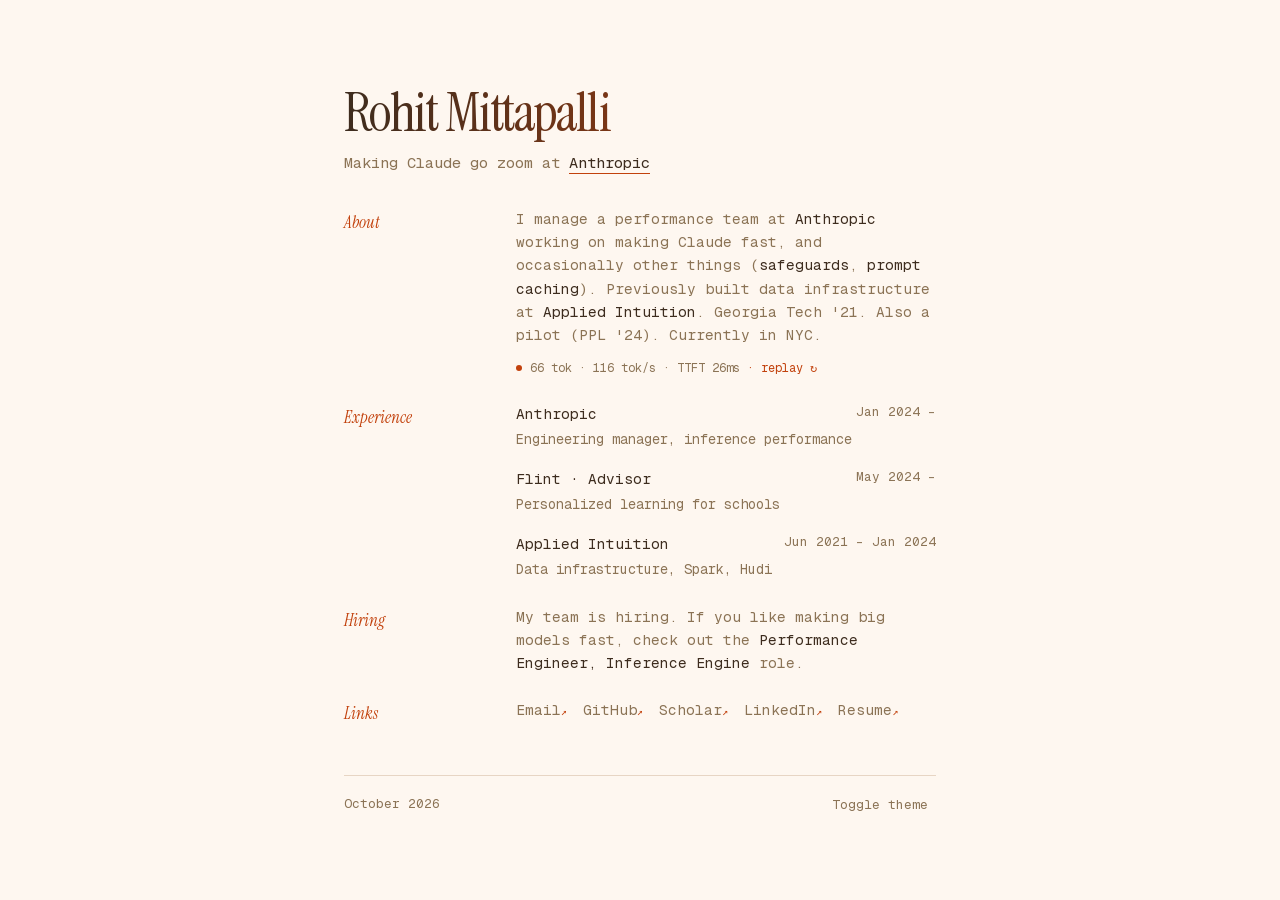
<file: index.html>
<!DOCTYPE html>
<html lang="en">
<head>
    <meta charset="UTF-8">
    <meta name="viewport" content="width=device-width, initial-scale=1.0">
    <title>Rohit Mittapalli</title>
    <meta name="description" content="Rohit Mittapalli manages a performance team at Anthropic, working on making Claude fast. Previously data infrastructure at Applied Intuition. Georgia Tech '21.">
    <meta name="author" content="Rohit Mittapalli">
    <meta name="theme-color" content="#fef7f0" media="(prefers-color-scheme: light)">
    <meta name="theme-color" content="#1a1410" media="(prefers-color-scheme: dark)">
    <link rel="icon" href="favicon.ico">
    <link rel="canonical" href="https://rohitmittapalli.com/">

    <meta property="og:type" content="website">
    <meta property="og:title" content="Rohit Mittapalli">
    <meta property="og:description" content="Managing a performance team at Anthropic, working on making Claude fast.">
    <meta property="og:url" content="https://rohitmittapalli.com/">
    <meta property="og:image" content="https://rohitmittapalli.com/rohit.jpeg">
    <meta name="twitter:card" content="summary">
    <meta name="twitter:title" content="Rohit Mittapalli">
    <meta name="twitter:description" content="Managing a performance team at Anthropic, working on making Claude fast.">
    <meta name="twitter:image" content="https://rohitmittapalli.com/rohit.jpeg">

    <link rel="preload" href="fonts/geist-mono-latin.woff2" as="font" type="font/woff2" crossorigin>
    <link rel="preload" href="fonts/instrument-serif-latin.woff2" as="font" type="font/woff2" crossorigin>
    <script>
        // Apply a saved theme before first paint so there's no flash
        try {
            const t = localStorage.getItem('theme');
            if (t === 'dark' || t === 'light') document.documentElement.setAttribute('data-theme', t);
        } catch {}
    </script>
    <script type="application/ld+json">
    {
        "@context": "https://schema.org",
        "@type": "Person",
        "name": "Rohit Mittapalli",
        "url": "https://rohitmittapalli.com/",
        "image": "https://rohitmittapalli.com/rohit.jpeg",
        "jobTitle": "Engineering Manager, Inference Performance",
        "worksFor": { "@type": "Organization", "name": "Anthropic", "url": "https://www.anthropic.com" },
        "alumniOf": { "@type": "CollegeOrUniversity", "name": "Georgia Institute of Technology" },
        "sameAs": [
            "https://github.com/rohitmittapalli",
            "https://www.linkedin.com/in/rohitmittapalli",
            "https://scholar.google.com/citations?hl=en&user=zw9i5GwAAAAJ"
        ]
    }
    </script>
    <style>
        @font-face {
            font-family: 'Geist Mono';
            font-style: normal;
            font-weight: 400;
            font-display: swap;
            src: url('fonts/geist-mono-latin.woff2') format('woff2');
        }
        @font-face {
            font-family: 'Instrument Serif';
            font-style: normal;
            font-weight: 400;
            font-display: block;
            src: url('fonts/instrument-serif-latin.woff2') format('woff2');
        }
        @font-face {
            font-family: 'Instrument Serif';
            font-style: italic;
            font-weight: 400;
            font-display: block;
            src: url('fonts/instrument-serif-italic-latin.woff2') format('woff2');
        }

        :root {
            --bg: #fef7f0;
            --bg-subtle: #fdf2e9;
            --text: #3d2c1e;
            --text-secondary: #8b7355;
            --accent: #c2410c;
            --accent-soft: #ea580c;
            --border: #e7d5c4;
            --hover: #9a3412;
        }

        @media (prefers-color-scheme: dark) {
            :root {
                --bg: #1a1410;
                --bg-subtle: #221a13;
                --text: #f0e6da;
                --text-secondary: #a8927c;
                --accent: #f97316;
                --accent-soft: #fb923c;
                --border: #3a2c20;
                --hover: #fdba74;
            }
        }

        :root[data-theme="light"] {
            --bg: #fef7f0;
            --bg-subtle: #fdf2e9;
            --text: #3d2c1e;
            --text-secondary: #8b7355;
            --accent: #c2410c;
            --accent-soft: #ea580c;
            --border: #e7d5c4;
            --hover: #9a3412;
        }

        :root[data-theme="dark"] {
            --bg: #1a1410;
            --bg-subtle: #221a13;
            --text: #f0e6da;
            --text-secondary: #a8927c;
            --accent: #f97316;
            --accent-soft: #fb923c;
            --border: #3a2c20;
            --hover: #fdba74;
        }

        * {
            margin: 0;
            padding: 0;
            box-sizing: border-box;
        }

        html {
            font-size: 17px;
            scroll-behavior: smooth;
        }

        body {
            font-family: 'Geist Mono', ui-monospace, monospace;
            background: var(--bg);
            color: var(--text);
            line-height: 1.6;
            min-height: 100vh;
            transition: background 0.4s ease, color 0.4s ease;
        }

        .wrapper {
            display: grid;
            grid-template-columns: 1fr min(640px, 100%) 1fr;
            min-height: 100vh;
        }

        .wrapper > * {
            grid-column: 2;
        }

        main {
            padding: 0 24px;
            display: grid;
            grid-template-columns: 140px 1fr;
            gap: 24px 32px;
            align-content: center;
            min-height: 100vh;
        }

        @media (max-width: 640px) {
            main {
                grid-template-columns: 1fr;
                padding: 48px 20px;
                gap: 32px;
            }
            html {
                font-size: 15px;
            }
        }

        /* Header spans full width */
        header {
            grid-column: 1 / -1;
            margin-bottom: 8px;
            opacity: 0;
            animation: fadeUp 0.8s ease forwards;
        }

        h1 {
            font-family: 'Instrument Serif', Georgia, serif;
            font-size: 3.2rem;
            font-weight: 400;
            letter-spacing: -0.03em;
            line-height: 1.1;
            margin-bottom: 8px;
            background: linear-gradient(90deg, var(--text), var(--accent), var(--accent-soft), var(--text));
            background-size: 300% 100%;
            -webkit-background-clip: text;
            -webkit-text-fill-color: transparent;
            background-clip: text;
            animation: gradientShift 8s ease infinite;
        }

        @keyframes gradientShift {
            0%, 100% { background-position: 0% 50%; }
            50% { background-position: 100% 50%; }
        }

        /* Fallback: if background-clip:text is unsupported, keep the name visible */
        @supports not ((-webkit-background-clip: text) or (background-clip: text)) {
            h1 {
                background: none;
                -webkit-text-fill-color: currentColor;
                color: var(--accent);
            }
        }

        .tagline {
            font-size: 0.9rem;
            color: var(--text-secondary);
        }

        .tagline a {
            color: var(--text);
            text-decoration: none;
            border-bottom: 1px solid var(--accent);
        }

        /* Row layout */
        .row {
            display: contents;
        }

        .row-label {
            font-family: 'Instrument Serif', Georgia, serif;
            font-size: 1rem;
            font-style: italic;
            color: var(--accent);
            padding-top: 2px;
            opacity: 0;
            animation: fadeUp 0.8s ease forwards;
        }

        .row:nth-child(2) .row-label,
        .row:nth-child(2) .row-content { animation-delay: 0.1s; }
        .row:nth-child(3) .row-label,
        .row:nth-child(3) .row-content { animation-delay: 0.15s; }
        .row:nth-child(4) .row-label,
        .row:nth-child(4) .row-content { animation-delay: 0.2s; }
        .row:nth-child(5) .row-label,
        .row:nth-child(5) .row-content { animation-delay: 0.25s; }

        .row-content {
            font-size: 0.85rem;
            color: var(--text-secondary);
            opacity: 0;
            animation: fadeUp 0.8s ease forwards;
        }

        .row-content a {
            color: var(--text);
            text-decoration: none;
            background: linear-gradient(var(--accent), var(--accent)) no-repeat right bottom / 0 1px;
            transition: background-size 0.3s ease;
            padding-bottom: 1px;
        }

        .row-content a:hover {
            background-size: 100% 1px;
            background-position: left bottom;
        }

        @media (max-width: 640px) {
            .row {
                display: block;
            }
            .row-label {
                margin-bottom: 8px;
            }
        }

        /* Streaming bio */
        .tok {
            opacity: 0;
            transition: opacity 0.2s ease, color 0.4s ease;
        }

        .tok.on {
            opacity: 1;
        }

        .tok.fresh {
            color: var(--accent);
            transition: none;
        }

        .meter {
            display: inline-flex;
            align-items: center;
            gap: 8px;
            margin-top: 12px;
            padding: 2px 0;
            background: none;
            border: none;
            font-family: inherit;
            font-size: 0.7rem;
            color: var(--text-secondary);
            cursor: pointer;
            font-variant-numeric: tabular-nums;
            transition: color 0.2s ease;
        }

        .meter:hover {
            color: var(--text);
        }

        .meter-dot {
            width: 6px;
            height: 6px;
            border-radius: 50%;
            background: var(--accent);
        }

        .meter.streaming .meter-dot {
            animation: pulse 0.6s ease-in-out infinite alternate;
        }

        .meter:not(.streaming) .meter-text::after {
            content: ' · replay ↻';
            color: var(--accent);
        }

        @keyframes pulse {
            from { opacity: 1; transform: scale(1); }
            to { opacity: 0.3; transform: scale(0.7); }
        }

        /* Experience */
        .experience {
            display: flex;
            flex-direction: column;
            gap: 16px;
        }

        .role {
            display: grid;
            grid-template-columns: 1fr auto;
            gap: 4px 16px;
        }

        .role-company {
            font-size: 0.85rem;
            color: var(--text);
        }

        .role-company a {
            color: var(--text);
            text-decoration: none;
            background: linear-gradient(var(--accent), var(--accent)) no-repeat right bottom / 0 1px;
            transition: background-size 0.3s ease;
            padding-bottom: 1px;
        }

        .role-company a:hover {
            background-size: 100% 1px;
            background-position: left bottom;
        }

        .role-date {
            font-size: 0.75rem;
            color: var(--text-secondary);
            text-align: right;
        }

        .role-desc {
            grid-column: 1 / -1;
            font-size: 0.8rem;
            color: var(--text-secondary);
        }

        /* Links */
        .links {
            display: flex;
            flex-wrap: wrap;
            gap: 6px 16px;
        }

        [data-clipboard] {
            cursor: pointer;
        }

        .links a {
            font-size: 0.85rem;
            color: var(--text-secondary);
            text-decoration: none;
            transition: color 0.2s ease;
            cursor: pointer;
        }

        .links a:hover {
            color: var(--text);
        }

        .links a::after {
            content: ' ↗';
            color: var(--accent);
            font-size: 0.7em;
            transition: transform 0.3s cubic-bezier(0.34, 1.56, 0.64, 1);
            display: inline-block;
        }

        .links a:hover::after {
            transform: translate(2px, -2px);
        }

        /* Footer */
        footer {
            grid-column: 1 / -1;
            margin-top: 24px;
            padding-top: 16px;
            border-top: 1px solid var(--border);
            display: flex;
            justify-content: space-between;
            align-items: center;
            font-size: 0.75rem;
            color: var(--text-secondary);
            opacity: 0;
            animation: fadeUp 0.8s ease 0.3s forwards;
        }

        .theme-toggle {
            color: var(--text-secondary);
            cursor: pointer;
            background: none;
            border: none;
            font-family: inherit;
            font-size: inherit;
            padding: 4px 8px;
            border-radius: 4px;
            transition: color 0.2s ease;
        }

        .theme-toggle:hover {
            color: var(--text);
        }

        /* Toast */
        .toast {
            position: fixed;
            bottom: 24px;
            left: 50%;
            transform: translateX(-50%) translateY(16px);
            background: var(--text);
            color: var(--bg);
            padding: 10px 16px;
            border-radius: 6px;
            font-size: 0.75rem;
            opacity: 0;
            pointer-events: none;
            transition: all 0.3s ease;
            z-index: 100;
        }

        .toast.show {
            opacity: 1;
            transform: translateX(-50%) translateY(0);
        }

        @keyframes fadeUp {
            from {
                opacity: 0;
                transform: translateY(12px);
            }
            to {
                opacity: 1;
                transform: translateY(0);
            }
        }

        ::selection {
            background: var(--accent);
            color: var(--bg);
        }

        a:focus-visible,
        .theme-toggle:focus-visible,
        .meter:focus-visible,
        .links a:focus-visible {
            outline: 2px solid var(--accent);
            outline-offset: 3px;
            border-radius: 2px;
            color: var(--text);
        }

        @media (prefers-reduced-motion: reduce) {
            *,
            *::before,
            *::after {
                animation-duration: 0.01ms !important;
                animation-iteration-count: 1 !important;
                transition-duration: 0.01ms !important;
                scroll-behavior: auto !important;
            }
            header,
            .row-label,
            .row-content,
            footer {
                opacity: 1 !important;
            }
        }
    </style>
</head>
<body>
    <div class="wrapper">
        <main>
            <header>
                <h1>Rohit Mittapalli</h1>
                <p class="tagline">Making Claude go zoom at <a href="https://www.anthropic.com" target="_blank" rel="noopener">Anthropic</a></p>
            </header>

            <div class="row">
                <div class="row-label">About</div>
                <div class="row-content">
                    <p id="bio">I manage a performance team at <a href="https://www.anthropic.com" target="_blank" rel="noopener">Anthropic</a> working on making Claude fast, and occasionally other things (<a href="https://www-cdn.anthropic.com/dc4cb293c77da3ca5e3398bdeef75ee17b42b73f.pdf" target="_blank" rel="noopener">safeguards</a>, <a href="https://www.anthropic.com/news/prompt-caching" target="_blank" rel="noopener">prompt caching</a>). Previously built data infrastructure at <a href="https://www.appliedintuition.com" target="_blank" rel="noopener">Applied Intuition</a>. Georgia Tech '21. Also a pilot (PPL '24). Currently in NYC.</p>
                    <button class="meter" id="meter" type="button" aria-label="Replay bio generation" hidden>
                        <span class="meter-dot" aria-hidden="true"></span>
                        <span class="meter-text" id="meter-text"></span>
                    </button>
                </div>
            </div>

            <div class="row">
                <div class="row-label">Experience</div>
                <div class="row-content">
                    <div class="experience">
                        <div class="role">
                            <span class="role-company"><a href="https://www.anthropic.com" target="_blank" rel="noopener">Anthropic</a></span>
                            <span class="role-date">Jan 2024 –</span>
                            <span class="role-desc">Engineering manager, inference performance</span>
                        </div>
                        <div class="role">
                            <span class="role-company"><a href="https://flintk12.com" target="_blank" rel="noopener">Flint</a> · Advisor</span>
                            <span class="role-date">May 2024 –</span>
                            <span class="role-desc">Personalized learning for schools</span>
                        </div>
                        <div class="role">
                            <span class="role-company"><a href="https://www.appliedintuition.com" target="_blank" rel="noopener">Applied Intuition</a></span>
                            <span class="role-date">Jun 2021 – Jan 2024</span>
                            <span class="role-desc">Data infrastructure, Spark, Hudi</span>
                        </div>
                    </div>
                </div>
            </div>

            <div class="row">
                <div class="row-label">Hiring</div>
                <div class="row-content">
                    <p>My team is hiring. If you like making big models fast, check out the <a href="https://job-boards.greenhouse.io/anthropic/jobs/5418323008" target="_blank" rel="noopener">Performance Engineer, Inference Engine</a> role.</p>
                </div>
            </div>

            <div class="row">
                <div class="row-label">Links</div>
                <div class="row-content">
                    <div class="links">
                        <a data-clipboard="rohit.mittapalli@gmail.com" role="button" tabindex="0" aria-label="Copy email address to clipboard">Email</a>
                        <a href="https://github.com/rohitmittapalli" target="_blank" rel="noopener">GitHub</a>
                        <a href="https://scholar.google.com/citations?hl=en&user=zw9i5GwAAAAJ" target="_blank" rel="noopener">Scholar</a>
                        <a href="https://www.linkedin.com/in/rohitmittapalli" target="_blank" rel="noopener">LinkedIn</a>
                        <a href="resume.pdf" target="_blank" rel="noopener">Resume</a>
                    </div>
                </div>
            </div>

            <footer>
                <span>October 2026</span>
                <button class="theme-toggle" aria-label="Toggle color theme">Toggle theme</button>
            </footer>
        </main>
    </div>

    <div class="toast" id="toast"></div>

    <script>
        const toggle = document.querySelector('.theme-toggle');
        const root = document.documentElement;

        const systemPrefersDark = () =>
            window.matchMedia?.('(prefers-color-scheme: dark)').matches;

        const themeColor = document.querySelector('meta[name="theme-color"]:not([media])')
            || (() => {
                const m = document.createElement('meta');
                m.setAttribute('name', 'theme-color');
                document.head.appendChild(m);
                return m;
            })();

        const isDark = () => {
            const explicit = root.getAttribute('data-theme');
            return explicit ? explicit === 'dark' : systemPrefersDark();
        };

        const syncThemeColor = () =>
            themeColor.setAttribute('content', isDark() ? '#1a1410' : '#fef7f0');

        const setTheme = (dark) => {
            root.setAttribute('data-theme', dark ? 'dark' : 'light');
            try { localStorage.setItem('theme', dark ? 'dark' : 'light'); } catch {}
            syncThemeColor();
        };

        // No saved choice: follow the system setting
        syncThemeColor();
        window.matchMedia?.('(prefers-color-scheme: dark)').addEventListener?.('change', syncThemeColor);

        toggle.addEventListener('click', () => setTheme(!isDark()));

        const toast = document.getElementById('toast');
        let toastTimer;

        const showToast = (message) => {
            toast.textContent = message;
            toast.classList.add('show');
            clearTimeout(toastTimer);
            toastTimer = setTimeout(() => toast.classList.remove('show'), 2000);
        };

        const copyClipboard = async (el) => {
            const text = el.dataset.clipboard;
            try {
                await navigator.clipboard.writeText(text);
                showToast(`Copied ${text}`);
            } catch {
                showToast(text);
            }
        };

        document.querySelectorAll('[data-clipboard]').forEach(el => {
            el.addEventListener('click', (e) => {
                e.preventDefault();
                copyClipboard(el);
            });
            el.addEventListener('keydown', (e) => {
                if (e.key === 'Enter' || e.key === ' ') {
                    e.preventDefault();
                    copyClipboard(el);
                }
            });
        });

        // Stream the bio in token by token, like a model decoding it
        const bio = document.getElementById('bio');
        const meter = document.getElementById('meter');
        const meterText = document.getElementById('meter-text');
        const tokens = [];

        // Rough BPE-ish split: leading space + up to 6 letters, short digit runs, or one symbol
        const tokenize = (node) => {
            for (const child of [...node.childNodes]) {
                if (child.nodeType !== Node.TEXT_NODE) {
                    tokenize(child);
                    continue;
                }
                const parts = child.textContent.match(/\s*(?:[A-Za-z]{1,6}|\d{1,3}|[^\sA-Za-z\d])|\s+$/g) || [];
                const frag = document.createDocumentFragment();
                for (const part of parts) {
                    const span = document.createElement('span');
                    span.className = 'tok';
                    span.textContent = part;
                    frag.appendChild(span);
                    tokens.push(span);
                }
                child.replaceWith(frag);
            }
        };

        let run = 0;

        const stream = (tps = 90 + Math.random() * 50) => {
            const id = ++run;
            const ttft = Math.round(25 + Math.random() * 35);
            const start = performance.now();
            let first = null;
            let i = 0;

            tokens.forEach(t => t.classList.remove('on', 'fresh'));
            meter.hidden = false;
            meter.classList.add('streaming');
            meterText.textContent = 'prefill…';

            const tick = (now) => {
                if (id !== run) return;
                if (now - start < ttft) return requestAnimationFrame(tick);
                first ??= now;

                const elapsed = (now - first) / 1000;
                const target = Math.min(tokens.length, Math.floor(elapsed * tps) + 1);
                while (i < target) {
                    const t = tokens[i++];
                    t.classList.add('on', 'fresh');
                    setTimeout(() => t.classList.remove('fresh'), 60);
                }

                const rate = elapsed > 0.05 ? i / elapsed : tps;
                if (i < tokens.length) {
                    meterText.textContent = `${i} tok · ${Math.round(rate)} tok/s`;
                    requestAnimationFrame(tick);
                } else {
                    meter.classList.remove('streaming');
                    meterText.textContent = `${tokens.length} tok · ${Math.round(Math.min(rate, tps))} tok/s · TTFT ${ttft}ms`;
                }
            };
            requestAnimationFrame(tick);
        };

        if (bio && !window.matchMedia?.('(prefers-reduced-motion: reduce)').matches) {
            tokenize(bio);
            setTimeout(() => stream(), 300);
            meter.addEventListener('click', () => stream());
        }
    </script>
</body>
</html>
</file>
